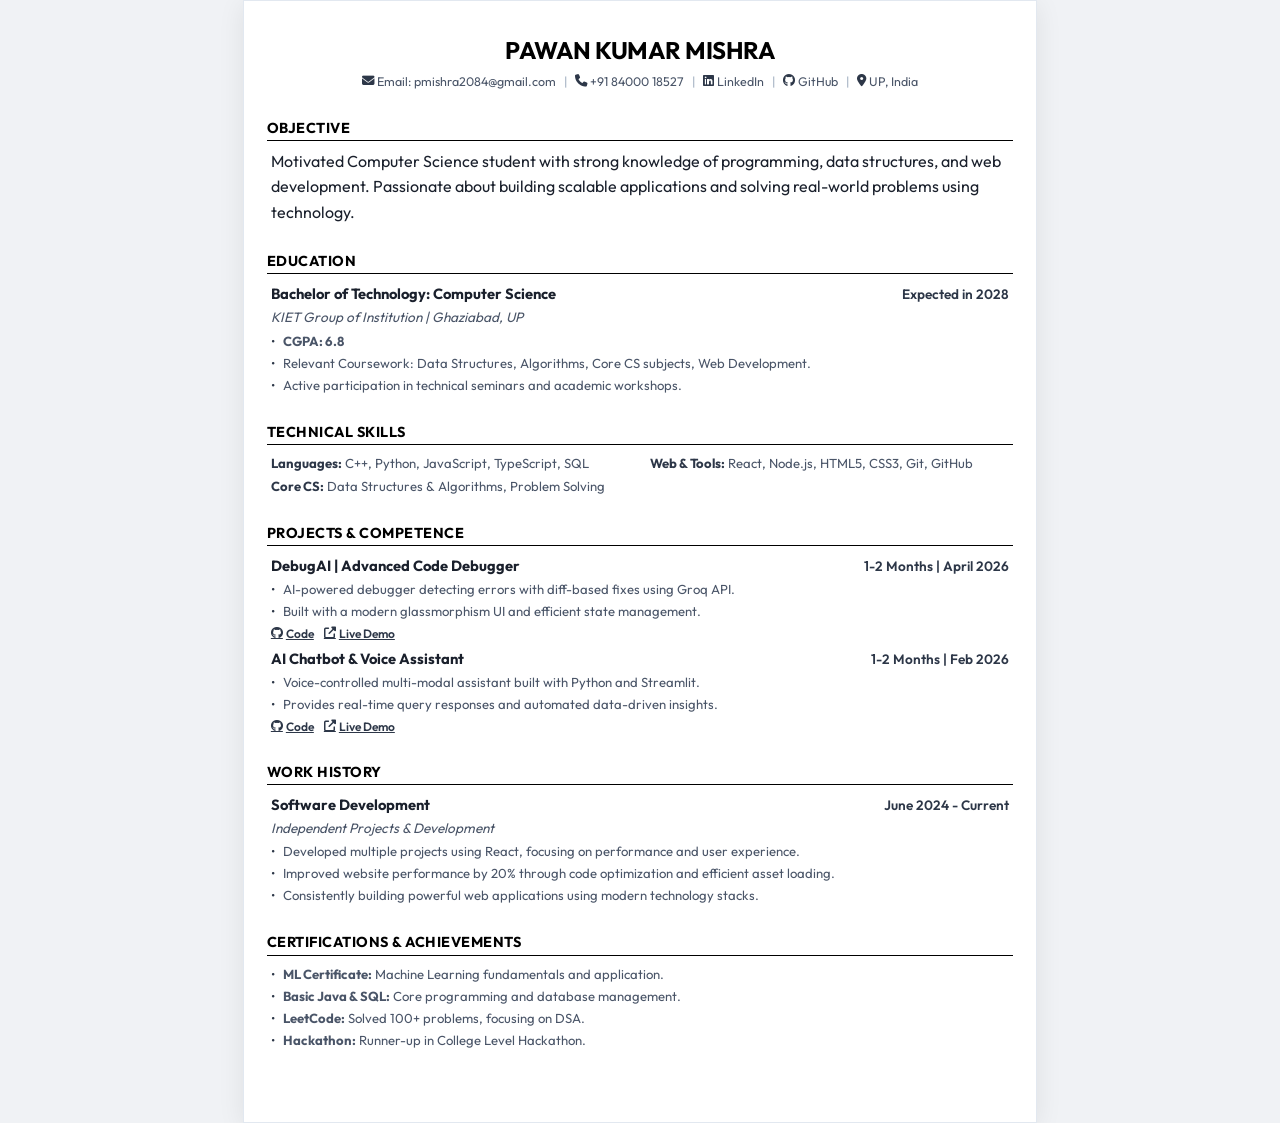
<file: index.html>
<!DOCTYPE html>
<html lang="en">
<head>
    <meta charset="UTF-8">
    <meta name="viewport" content="width=device-width, initial-scale=1.0">
    <title>Pawan Kumar Mishra - Resume</title>
    <link rel="preconnect" href="https://fonts.googleapis.com">
    <link rel="preconnect" href="https://fonts.gstatic.com" crossorigin>
    <link href="https://fonts.googleapis.com/css2?family=Outfit:wght@300;400;600;700&display=swap" rel="stylesheet">
    <link rel="stylesheet" href="https://cdnjs.cloudflare.com/ajax/libs/font-awesome/6.4.0/css/all.min.css">
    <link rel="stylesheet" href="style.css">
</head>
<body>
    <div class="resume-wrapper">
        <header class="main-header">
            <h1>PAWAN KUMAR MISHRA</h1>
            <div class="contact-combined">
                <span><i class="fas fa-envelope"></i> Email: <a href="mailto:pmishra2084@gmail.com">pmishra2084@gmail.com</a></span>
                <span class="separator">|</span>
                <span><i class="fas fa-phone"></i> +91 84000 18527</span>
                <span class="separator">|</span>
                <a href="https://www.linkedin.com/in/pawan-kr-mishra/"><i class="fab fa-linkedin"></i> LinkedIn</a>
                <span class="separator">|</span>
                <a href="https://github.com/mishraji018"><i class="fab fa-github"></i> GitHub</a>
                <span class="separator">|</span>
                <span><i class="fas fa-location-dot"></i> UP, India</span>
            </div>
        </header>

        <section class="resume-section">
            <h2 class="section-title">OBJECTIVE</h2>
            <div class="section-content">
                <p>Motivated Computer Science student with strong knowledge of programming, data structures, and web development. Passionate about building scalable applications and solving real-world problems using technology.</p>
            </div>
        </section>

        <section class="resume-section">
            <h2 class="section-title">EDUCATION</h2>
            <div class="section-content">
                <div class="education-item">
                    <div class="item-header">
                        <div class="degree"><strong>Bachelor of Technology:</strong> Computer Science</div>
                        <span class="date-range">Expected in 2028</span>
                    </div>
                    <div class="institution">KIET Group of Institution | Ghaziabad, UP</div>
                    <ul class="bullet-list">
                        <li><strong>CGPA: 6.8</strong></li>
                        <li>Relevant Coursework: Data Structures, Algorithms, Core CS subjects, Web Development.</li>
                        <li>Active participation in technical seminars and academic workshops.</li>
                    </ul>
                </div>
            </div>
        </section>

        <section class="resume-section">
            <h2 class="section-title">TECHNICAL SKILLS</h2>
            <div class="section-content skills-grid">
                <div class="skill-cat">
                    <strong>Languages:</strong> C++, Python, JavaScript, TypeScript, SQL
                </div>
                <div class="skill-cat">
                    <strong>Web & Tools:</strong> React, Node.js, HTML5, CSS3, Git, GitHub
                </div>
                <div class="skill-cat">
                    <strong>Core CS:</strong> Data Structures & Algorithms, Problem Solving
                </div>
            </div>
        </section>

        <section class="resume-section">
            <h2 class="section-title">PROJECTS & COMPETENCE</h2>
            <div class="section-content">
                <div class="competence-group">
                    <div class="item-header">
                        <h3>DebugAI | Advanced Code Debugger</h3>
                        <span class="date-range">1-2 Months | April 2026</span>
                    </div>
                    <ul class="bullet-list">
                        <li>AI-powered debugger detecting errors with diff-based fixes using Groq API.</li>
                        <li>Built with a modern glassmorphism UI and efficient state management.</li>
                    </ul>
                    <div class="project-links">
                        <a href="https://github.com/mishraji018" target="_blank"><i class="fab fa-github"></i> Code</a>
                        <a href="https://code-debug-fawn.vercel.app" target="_blank"><i class="fas fa-external-link-alt"></i> Live Demo</a>
                    </div>
                </div>
                <div class="competence-group">
                    <div class="item-header">
                        <h3>AI Chatbot & Voice Assistant</h3>
                        <span class="date-range">1-2 Months | Feb 2026</span>
                    </div>
                    <ul class="bullet-list">
                        <li>Voice-controlled multi-modal assistant built with Python and Streamlit.</li>
                        <li>Provides real-time query responses and automated data-driven insights.</li>
                    </ul>
                    <div class="project-links">
                        <a href="https://github.com/mishraji018/Voice_assistant_anti" target="_blank"><i class="fab fa-github"></i> Code</a>
                        <a href="https://mishraji018.github.io/Voice_assistant_anti/" target="_blank"><i class="fas fa-external-link-alt"></i> Live Demo</a>
                    </div>
                </div>
            </div>
        </section>

        <section class="resume-section">
            <h2 class="section-title">WORK HISTORY</h2>
            <div class="section-content">
                <div class="work-item">
                    <div class="item-header">
                        <div class="job-title"><strong>Software Development</strong></div>
                        <span class="date-range">June 2024 - Current</span>
                    </div>
                    <div class="company">Independent Projects & Development</div>
                    <ul class="bullet-list">
                        <li>Developed multiple projects using React, focusing on performance and user experience.</li>
                        <li>Improved website performance by 20% through code optimization and efficient asset loading.</li>
                        <li>Consistently building powerful web applications using modern technology stacks.</li>
                    </ul>
                </div>
            </div>
        </section>

        <section class="resume-section">
            <h2 class="section-title">CERTIFICATIONS & ACHIEVEMENTS</h2>
            <div class="section-content">
                <ul class="bullet-list">
                    <li><strong>ML Certificate:</strong> Machine Learning fundamentals and application.</li>
                    <li><strong>Basic Java & SQL:</strong> Core programming and database management.</li>
                    <li><strong>LeetCode:</strong> Solved 100+ problems, focusing on DSA.</li>
                    <li><strong>Hackathon:</strong> Runner-up in College Level Hackathon.</li>
                </ul>
            </div>
        </section>
    </div>
</body>
</html>
</file>
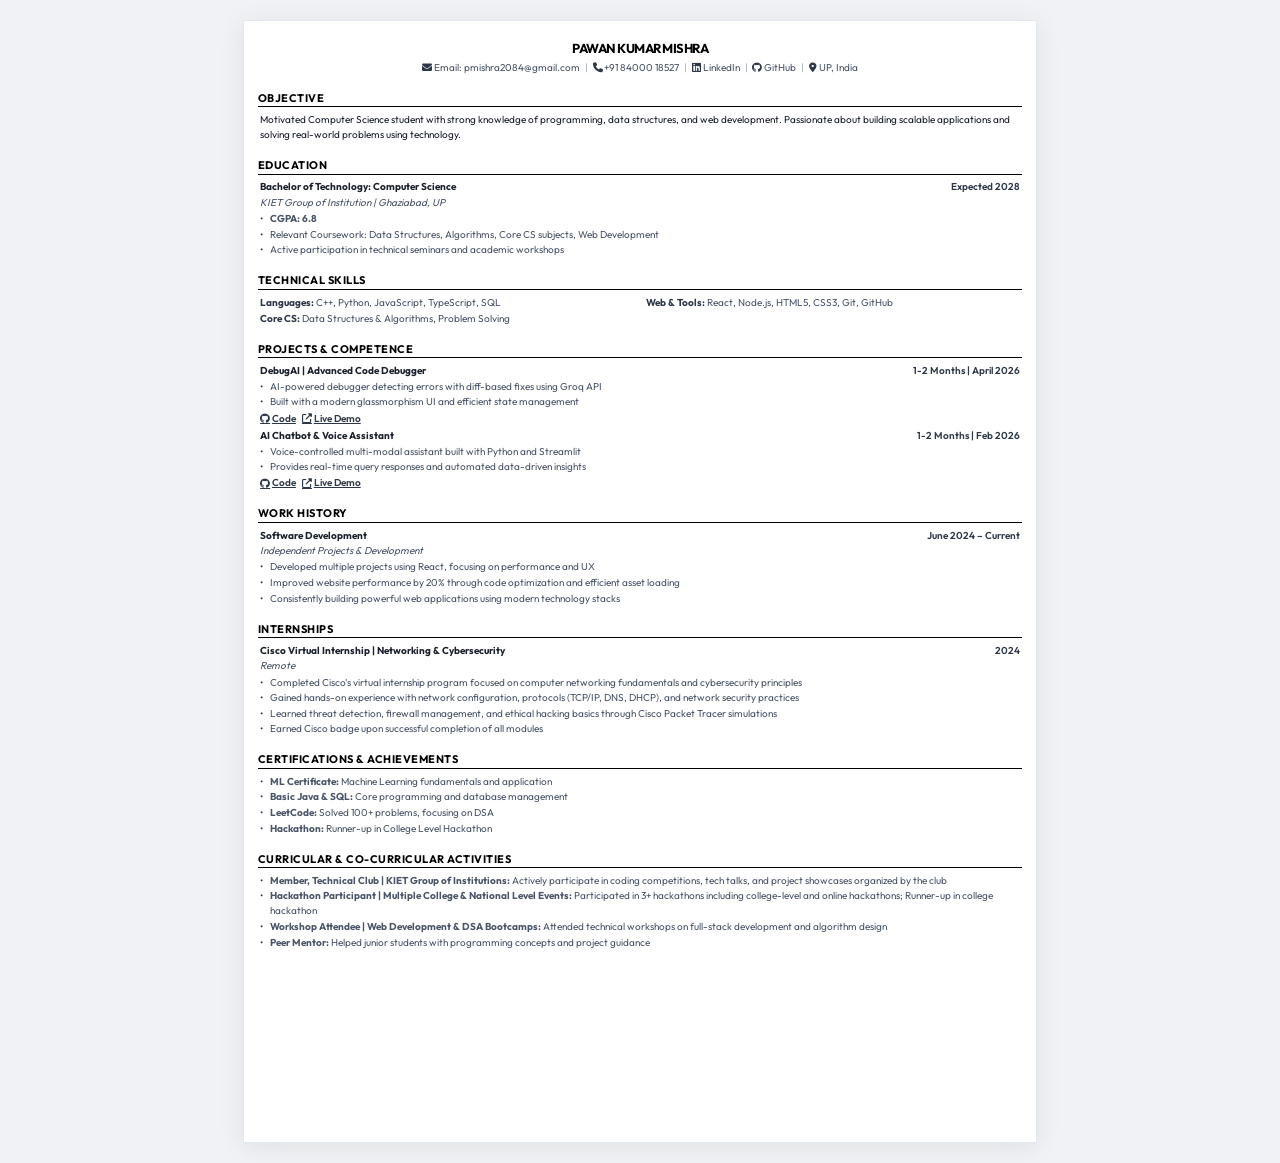
<file: resume.html>
<!DOCTYPE html>
<html lang="en">
<head>
    <meta charset="UTF-8">
    <meta name="viewport" content="width=device-width, initial-scale=1.0">
    <title>Pawan Kumar Mishra - Resume</title>
    <link rel="preconnect" href="https://fonts.googleapis.com">
    <link rel="preconnect" href="https://fonts.gstatic.com" crossorigin>
    <link href="https://fonts.googleapis.com/css2?family=Outfit:wght@300;400;600;700&display=swap" rel="stylesheet">
    <link rel="stylesheet" href="https://cdnjs.cloudflare.com/ajax/libs/font-awesome/6.4.0/css/all.min.css">
    <style>
        :root {
            --primary-color: #1a202c;
            --secondary-color: #4a5568;
            --accent-bg: #f7fafc;
            --accent-border: #e2e8f0;
            --header-text: #000000;
            --font-main: 'Outfit', sans-serif;
            --a4-width: 210mm;
            --a4-height: 297mm;
        }

        * {
            margin: 0;
            padding: 0;
            box-sizing: border-box;
        }

        body {
            font-family: var(--font-main);
            color: var(--primary-color);
            line-height: 1.5; /* Reduced from 1.6 to compress vertical space */
            background-color: #f0f2f5;
            padding: 20px 0; /* Add some padding for screen viewing */
            font-size: 10px; /* Exact size requested for body text */
        }

        @page {
            size: A4;
            margin: 0;
        }

        .resume-wrapper {
            background-color: #fff;
            max-width: var(--a4-width);
            min-height: var(--a4-height); /* Keep minimum height to fill A4 */
            margin: 0 auto;
            padding: 4.8mm 3.6mm; /* Reduced by 40% from 8mm 6mm */
            box-shadow: 0 4px 25px rgba(0,0,0,0.08);
            border: 1px solid #e2e8f0;
            position: relative;
        }

        /* Header Styles */
        .main-header {
            text-align: center;
            margin-bottom: 9px; /* Reduced by 40% */
            padding-bottom: 6px; /* Reduced by 40% */
        }

        .main-header h1 {
            font-size: 13px; /* Exact size requested */
            font-weight: 700;
            color: var(--header-text);
            letter-spacing: -0.5px;
            margin-bottom: 1.2px; /* Reduced by 40% */
        }

        .summary-line {
            font-size: 10px;
            color: var(--secondary-color);
            font-style: italic;
            margin-top: 2.4px; /* Reduced by 40% */
            max-width: 90%;
            margin-left: auto;
            margin-right: auto;
        }

        .contact-combined {
            font-size: 10px;
            color: var(--secondary-color);
            display: flex;
            justify-content: center;
            flex-wrap: wrap;
            gap: 4.8px; /* Reduced by 40% */
        }

        .contact-combined span, .contact-combined a {
            color: var(--secondary-color);
            text-decoration: none;
            display: flex;
            align-items: center;
            gap: 1.8px; /* Reduced by 40% */
        }

        .contact-combined i { color: #2d3748; }
        .contact-combined .separator { color: #a0aec0; }

        /* Section Styles */
        .resume-section {
            margin-bottom: 15px; /* Reduced by 40% */
        }

        .section-title {
            border-bottom: 1.5px solid #000;
            padding: 0;
            margin-bottom: 4.8px; /* Reduced by 40% */
            font-size: 11px; /* Exact size requested */
            font-weight: 700;
            color: #000;
            text-transform: uppercase;
            letter-spacing: 0.5px;
        }

        .section-content {
            padding: 0 2.4px; /* Reduced by 40% */
        }

        .section-content p {
            font-size: 10px;
        }

        /* Item Headers */
        .item-header {
            display: flex;
            justify-content: space-between;
            align-items: baseline;
            margin-bottom: 0.6px; /* Reduced by 40% */
        }

        .item-header h3, .degree, .job-title {
            font-size: 10px;
            font-weight: 700;
            color: #1a202c;
        }

        .date-range {
            font-size: 10px;
            font-weight: 600;
            color: #2d3748;
        }

        .institution, .company {
            font-style: italic;
            color: #4a5568;
            font-size: 10px;
            margin-bottom: 1.2px; /* Reduced by 40% */
        }

        /* Skills Grid */
        .skills-grid {
            display: grid;
            grid-template-columns: 1fr 1fr;
            gap: 1.2px 12px; /* Reduced by 40% */
        }

        .skill-cat {
            font-size: 10px;
            color: #4a5568;
        }

        .skill-cat strong { color: #2d3748; }

        /* Lists */
        .bullet-list {
            list-style-type: none;
            margin-bottom: 1.2px; /* Reduced by 40% */
        }

        .bullet-list li {
            position: relative;
            padding-left: 10px;
            font-size: 10px;
            margin-bottom: 0.6px; /* Reduced by 40% */
            color: #4a5568;
        }

        .bullet-list li::before {
            content: "•";
            position: absolute;
            left: 0;
            color: #2d3748;
        }

        /* Projects */
        .competence-group {
            margin-bottom: 2.4px; /* Reduced by 40% */
        }

        .project-links {
            display: flex;
            gap: 6px; /* Reduced by 40% */
            margin-top: 0.6px; /* Reduced by 40% */
        }

        .project-links a {
            font-size: 10px;
            color: #2d3748;
            text-decoration: underline;
            font-weight: 600;
            display: flex;
            align-items: center;
            gap: 1.8px; /* Reduced by 40% */
        }

        /* Print Optimization */
        @media print {
            body { 
                background-color: #fff; 
                padding: 0; 
            }
            .resume-wrapper {
                box-shadow: none;
                border: none;
                padding: 4.8mm 3.6mm;
                margin: 0;
                width: 100%;
                max-width: none;
                min-height: 0; /* Let print handle height */
            }
            .section-title {
                -webkit-print-color-adjust: exact;
                print-color-adjust: exact;
            }
        }
    </style>
</head>
<body>
    <div class="resume-wrapper">
        <header class="main-header">
            <h1>PAWAN KUMAR MISHRA</h1>
            <div class="contact-combined">
                <span><i class="fas fa-envelope"></i> Email: <a href="mailto:pmishra2084@gmail.com">pmishra2084@gmail.com</a></span>
                <span class="separator">|</span>
                <span><i class="fas fa-phone"></i> +91 84000 18527</span>
                <span class="separator">|</span>
                <a href="https://www.linkedin.com/in/pawan-kr-mishra/"><i class="fab fa-linkedin"></i> LinkedIn</a>
                <span class="separator">|</span>
                <a href="https://github.com/mishraji018"><i class="fab fa-github"></i> GitHub</a>
                <span class="separator">|</span>
                <span><i class="fas fa-location-dot"></i> UP, India</span>
            </div>
        </header>

        <section class="resume-section">
            <h2 class="section-title">OBJECTIVE</h2>
            <div class="section-content">
                <p>Motivated Computer Science student with strong knowledge of programming, data structures, and web development. Passionate about building scalable applications and solving real-world problems using technology.</p>
            </div>
        </section>

        <section class="resume-section">
            <h2 class="section-title">EDUCATION</h2>
            <div class="section-content">
                <div class="education-item">
                    <div class="item-header">
                        <div class="degree"><strong>Bachelor of Technology:</strong> Computer Science</div>
                        <span class="date-range">Expected 2028</span>
                    </div>
                    <div class="institution">KIET Group of Institution | Ghaziabad, UP</div>
                    <ul class="bullet-list">
                        <li><strong>CGPA: 6.8</strong></li>
                        <li>Relevant Coursework: Data Structures, Algorithms, Core CS subjects, Web Development</li>
                        <li>Active participation in technical seminars and academic workshops</li>
                    </ul>
                </div>
            </div>
        </section>

        <section class="resume-section">
            <h2 class="section-title">TECHNICAL SKILLS</h2>
            <div class="section-content skills-grid">
                <div class="skill-cat">
                    <strong>Languages:</strong> C++, Python, JavaScript, TypeScript, SQL
                </div>
                <div class="skill-cat">
                    <strong>Web & Tools:</strong> React, Node.js, HTML5, CSS3, Git, GitHub
                </div>
                <div class="skill-cat">
                    <strong>Core CS:</strong> Data Structures & Algorithms, Problem Solving
                </div>
            </div>
        </section>

        <section class="resume-section">
            <h2 class="section-title">PROJECTS & COMPETENCE</h2>
            <div class="section-content">
                <div class="competence-group">
                    <div class="item-header">
                        <h3>DebugAI | Advanced Code Debugger</h3>
                        <span class="date-range">1-2 Months | April 2026</span>
                    </div>
                    <ul class="bullet-list">
                        <li>AI-powered debugger detecting errors with diff-based fixes using Groq API</li>
                        <li>Built with a modern glassmorphism UI and efficient state management</li>
                    </ul>
                    <div class="project-links">
                        <a href="https://github.com/mishraji018" target="_blank"><i class="fab fa-github"></i> Code</a>
                        <a href="https://code-debug-fawn.vercel.app" target="_blank"><i class="fas fa-external-link-alt"></i> Live Demo</a>
                    </div>
                </div>
                <div class="competence-group">
                    <div class="item-header">
                        <h3>AI Chatbot & Voice Assistant</h3>
                        <span class="date-range">1-2 Months | Feb 2026</span>
                    </div>
                    <ul class="bullet-list">
                        <li>Voice-controlled multi-modal assistant built with Python and Streamlit</li>
                        <li>Provides real-time query responses and automated data-driven insights</li>
                    </ul>
                    <div class="project-links">
                        <a href="https://github.com/mishraji018/Voice_assistant_anti" target="_blank"><i class="fab fa-github"></i> Code</a>
                        <a href="https://mishraji018.github.io/Voice_assistant_anti/" target="_blank"><i class="fas fa-external-link-alt"></i> Live Demo</a>
                    </div>
                </div>
            </div>
        </section>

        <section class="resume-section">
            <h2 class="section-title">WORK HISTORY</h2>
            <div class="section-content">
                <div class="work-item">
                    <div class="item-header">
                        <div class="job-title"><strong>Software Development</strong></div>
                        <span class="date-range">June 2024 – Current</span>
                    </div>
                    <div class="company">Independent Projects & Development</div>
                    <ul class="bullet-list">
                        <li>Developed multiple projects using React, focusing on performance and UX</li>
                        <li>Improved website performance by 20% through code optimization and efficient asset loading</li>
                        <li>Consistently building powerful web applications using modern technology stacks</li>
                    </ul>
                </div>
            </div>
        </section>

        <section class="resume-section">
            <h2 class="section-title">INTERNSHIPS</h2>
            <div class="section-content">
                <div class="work-item">
                    <div class="item-header">
                        <div class="job-title"><strong>Cisco Virtual Internship</strong> | Networking & Cybersecurity</div>
                        <span class="date-range">2024</span>
                    </div>
                    <div class="company">Remote</div>
                    <ul class="bullet-list">
                        <li>Completed Cisco's virtual internship program focused on computer networking fundamentals and cybersecurity principles</li>
                        <li>Gained hands-on experience with network configuration, protocols (TCP/IP, DNS, DHCP), and network security practices</li>
                        <li>Learned threat detection, firewall management, and ethical hacking basics through Cisco Packet Tracer simulations</li>
                        <li>Earned Cisco badge upon successful completion of all modules</li>
                    </ul>
                </div>
            </div>
        </section>

        <section class="resume-section">
            <h2 class="section-title">CERTIFICATIONS & ACHIEVEMENTS</h2>
            <div class="section-content">
                <ul class="bullet-list">
                    <li><strong>ML Certificate:</strong> Machine Learning fundamentals and application</li>
                    <li><strong>Basic Java & SQL:</strong> Core programming and database management</li>
                    <li><strong>LeetCode:</strong> Solved 100+ problems, focusing on DSA</li>
                    <li><strong>Hackathon:</strong> Runner-up in College Level Hackathon</li>
                </ul>
            </div>
        </section>

        <section class="resume-section">
            <h2 class="section-title">CURRICULAR & CO-CURRICULAR ACTIVITIES</h2>
            <div class="section-content">
                <ul class="bullet-list">
                    <li><strong>Member, Technical Club | KIET Group of Institutions:</strong> Actively participate in coding competitions, tech talks, and project showcases organized by the club</li>
                    <li><strong>Hackathon Participant | Multiple College & National Level Events:</strong> Participated in 3+ hackathons including college-level and online hackathons; Runner-up in college hackathon</li>
                    <li><strong>Workshop Attendee | Web Development & DSA Bootcamps:</strong> Attended technical workshops on full-stack development and algorithm design</li>
                    <li><strong>Peer Mentor:</strong> Helped junior students with programming concepts and project guidance</li>
                </ul>
            </div>
        </section>
    </div>
</body>
</html>
</file>
<file: style.css>
:root {
    --primary-color: #1a202c;
    --secondary-color: #4a5568;
    --accent-bg: #f7fafc;
    --accent-border: #e2e8f0;
    --header-text: #000000;
    --font-main: 'Outfit', sans-serif;
    --a4-width: 210mm;
    --a4-height: 297mm;
}

* {
    margin: 0;
    padding: 0;
    box-sizing: border-box;
}

body {
    font-family: var(--font-main);
    color: var(--primary-color);
    line-height: 1.6; /* Maximized to fill space */
    background-color: #f0f2f5;
    padding: 0;
}

.resume-wrapper {
    background-color: #fff;
    width: var(--a4-width);
    height: var(--a4-height); /* Forced height */
    margin: 0 auto;
    padding: 8mm 6mm; /* Broader: reduced side padding, adjusted top padding */
    box-shadow: 0 4px 25px rgba(0,0,0,0.08);
    border: 1px solid #e2e8f0;
    position: relative;
    overflow: hidden; /* Prevent spillover */
}

/* Header Styles */
.main-header {
    text-align: center;
    margin-bottom: 15px;
    padding-bottom: 10px;
}

.main-header h1 {
    font-size: 1.5rem; /* Smaller */
    font-weight: 700;
    color: var(--header-text);
    letter-spacing: -0.5px;
    margin-bottom: 2px;
}

.summary-line {
    font-size: 0.8rem;
    color: var(--secondary-color);
    font-style: italic;
    margin-top: 4px;
    max-width: 90%;
    margin-left: auto;
    margin-right: auto;
}

.contact-combined {
    font-size: 0.78rem;
    color: var(--secondary-color);
    display: flex;
    justify-content: center;
    flex-wrap: wrap;
    gap: 8px;
}

.contact-combined span, .contact-combined a {
    color: var(--secondary-color);
    text-decoration: none;
    display: flex;
    align-items: center;
    gap: 3px;
}

.contact-combined i { color: #2d3748; }
.contact-combined .separator { color: #a0aec0; }

/* Section Styles */
.resume-section {
    margin-bottom: 25px; /* Reduced to save space */
}

.section-title {
    border-bottom: 1.5px solid #000;
    padding: 0;
    margin-bottom: 8px;
    font-size: 0.9rem;
    font-weight: 700;
    color: #000;
    text-transform: uppercase;
    letter-spacing: 0.5px;
}

.section-content {
    padding: 0 4px;
}

/* Item Headers */
.item-header {
    display: flex;
    justify-content: space-between;
    align-items: baseline;
    margin-bottom: 1px;
}

.item-header h3, .degree, .job-title {
    font-size: 0.92rem;
    font-weight: 700;
    color: #1a202c;
}

.date-range {
    font-size: 0.85rem;
    font-weight: 600;
    color: #2d3748;
}

.institution, .company {
    font-style: italic;
    color: #4a5568;
    font-size: 0.85rem;
    margin-bottom: 2px;
}

/* Skills Grid */
.skills-grid {
    display: grid;
    grid-template-columns: 1fr 1fr;
    gap: 2px 20px;
}

.skill-cat {
    font-size: 0.82rem;
    color: #4a5568;
}

.skill-cat strong { color: #2d3748; }

/* Lists */
.bullet-list {
    list-style-type: none;
    margin-bottom: 2px;
}

.bullet-list li {
    position: relative;
    padding-left: 12px;
    font-size: 0.82rem;
    margin-bottom: 1px;
    color: #4a5568;
}

.bullet-list li::before {
    content: "•";
    position: absolute;
    left: 0;
    color: #2d3748;
}

/* Projects */
.competence-group {
    margin-bottom: 4px;
}

.project-links {
    display: flex;
    gap: 10px;
    margin-top: 1px;
}

.project-links a {
    font-size: 0.75rem;
    color: #2d3748;
    text-decoration: underline;
    font-weight: 600;
    display: flex;
    align-items: center;
    gap: 3px;
}

/* Print Optimization */
@media print {
    body { background-color: #fff; padding: 0; }
    .resume-wrapper {
        box-shadow: none;
        border: none;
        padding: 4mm 10mm;
        margin: 0;
        width: 100%;
        height: 100%;
    }
    .section-title {
        -webkit-print-color-adjust: exact;
        print-color-adjust: exact;
    }
}
</file>
